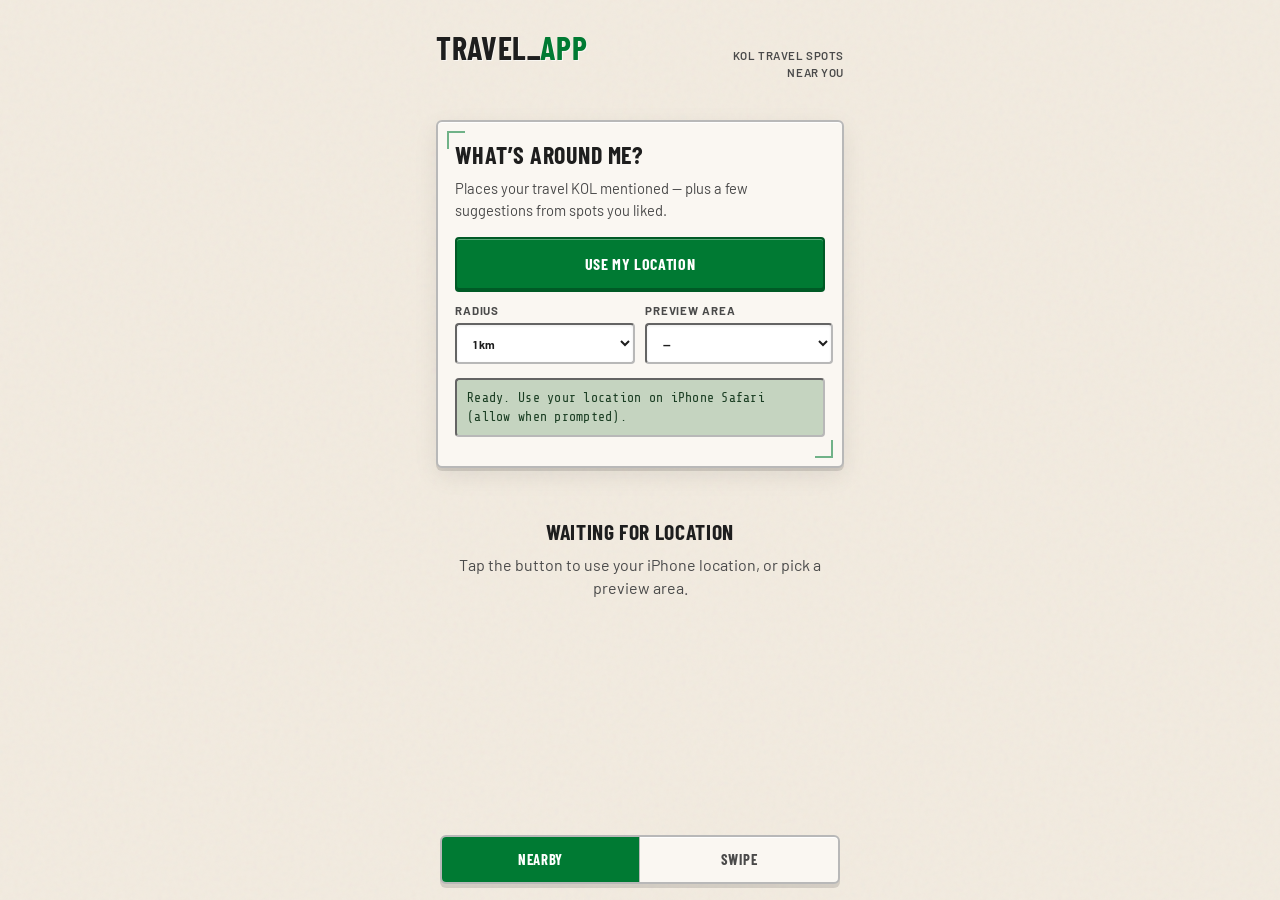
<file: index.html>
<!DOCTYPE html>
<html lang="en">
  <head>
    <meta charset="utf-8" />
    <meta http-equiv="refresh" content="0; url=./web/index.html" />
    <title>travel_app</title>
    <script>
      location.replace("./web/index.html");
    </script>
  </head>
  <body>
    <p><a href="./web/index.html">Open travel_app</a></p>
  </body>
</html>
</file>
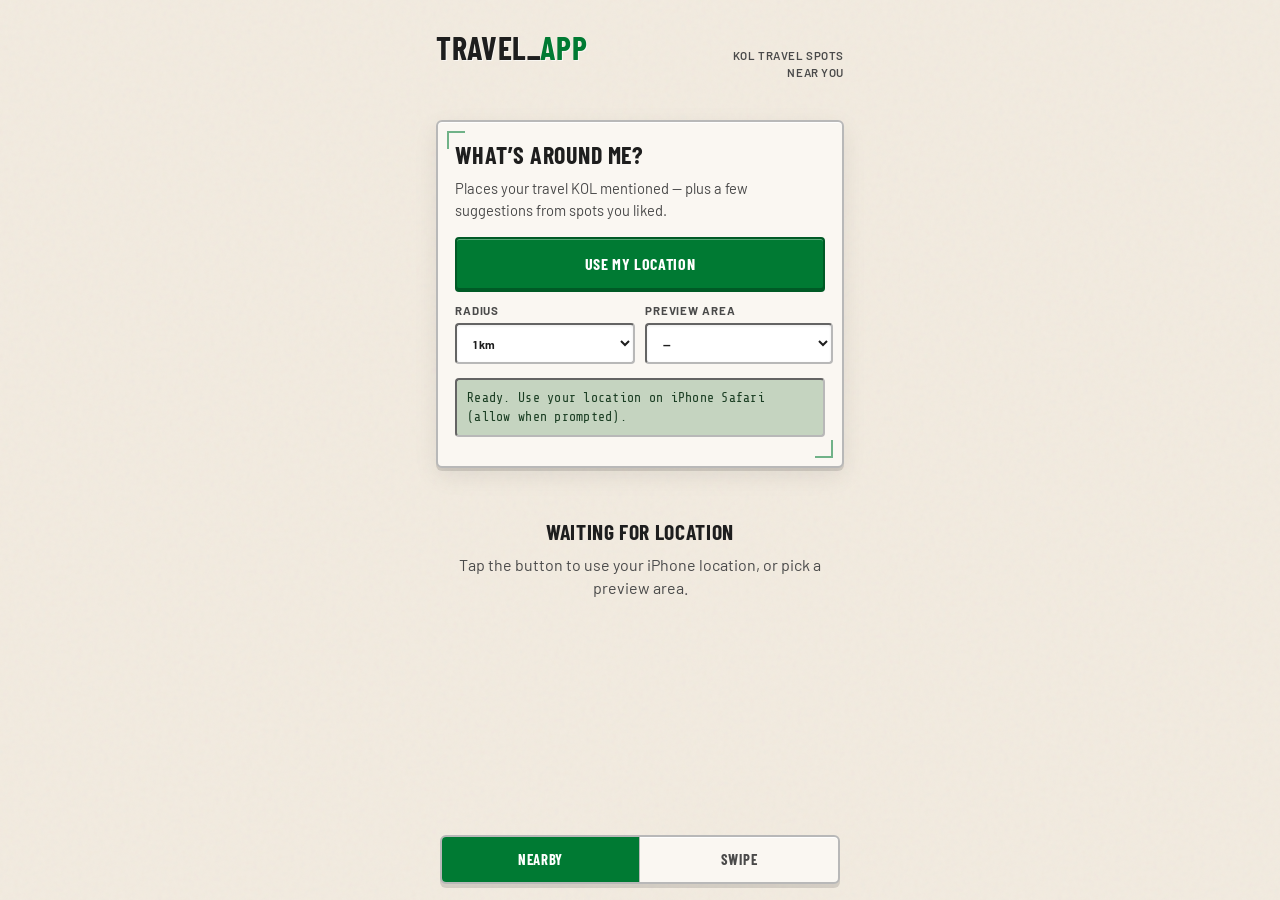
<file: web/index.html>
<!DOCTYPE html>
<html lang="en">
  <head>
    <meta charset="utf-8" />
    <meta
      name="viewport"
      content="width=device-width, initial-scale=1, viewport-fit=cover"
    />
    <meta name="apple-mobile-web-app-capable" content="yes" />
    <meta name="theme-color" content="#007A33" />
    <title>travel_app — Nearby</title>
    <link rel="preconnect" href="https://fonts.googleapis.com" />
    <link rel="preconnect" href="https://fonts.gstatic.com" crossorigin />
    <link
      href="https://fonts.googleapis.com/css2?family=Barlow+Condensed:wght@600;700&family=Barlow:wght@400;600;700&family=Share+Tech+Mono&display=swap"
      rel="stylesheet"
    />
    <link rel="stylesheet" href="./css/styles.css" />
  </head>
  <body>
    <div class="app">
      <header class="brand-bar">
        <div class="brand">travel_<span>app</span></div>
        <p class="brand-sub">KOL travel spots near you</p>
      </header>

      <section class="panel viewfinder-panel">
        <h1 class="hero-line">What’s around me?</h1>
        <p class="muted">
          Places your travel KOL mentioned — plus a few suggestions from spots
          you liked.
        </p>

        <div class="controls">
          <button class="btn btn-primary" id="locate" type="button">
            Use my location
          </button>

          <div class="row">
            <label class="field">
              Radius
              <select id="radius">
                <option value="all" id="radius-all" hidden>All in area</option>
                <option value="0.5">500 m</option>
                <option value="1" selected>1 km</option>
                <option value="2">2 km</option>
                <option value="5">5 km</option>
                <option value="15">15 km</option>
              </select>
            </label>
            <label class="field">
              Preview area
              <select id="demo">
                <option value="">—</option>
              </select>
            </label>
          </div>
        </div>

        <p class="status lcd" id="status"></p>
      </section>

      <div class="list" id="list" aria-live="polite"></div>
    </div>

    <nav class="nav" aria-label="Primary">
      <a class="active" href="./index.html">Nearby</a>
      <a href="./swipe.html">Swipe</a>
    </nav>

    <script type="module" src="./js/nearby.js"></script>
  </body>
</html>
</file>
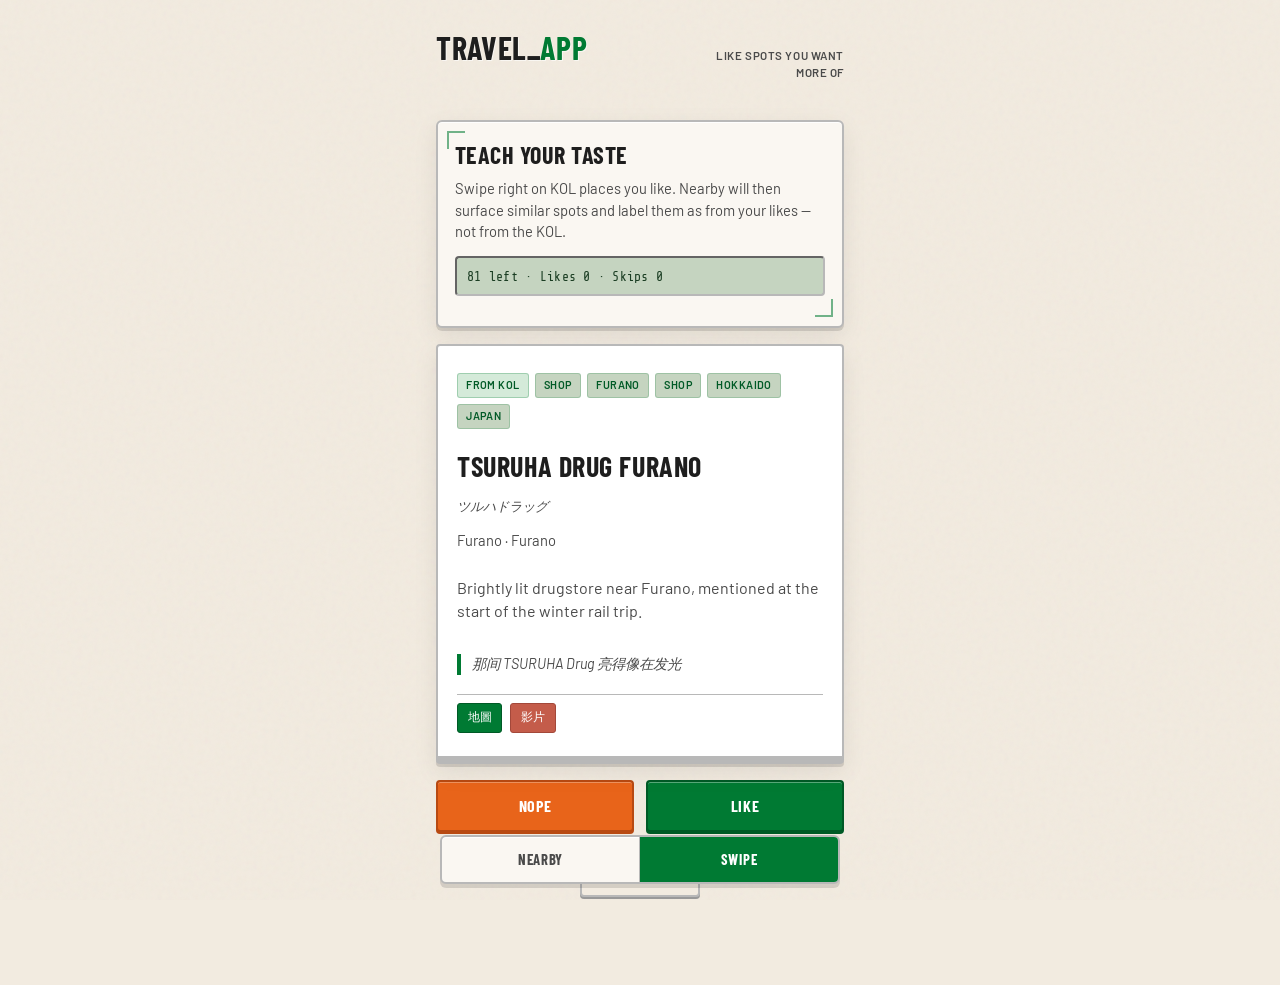
<file: web/swipe.html>
<!DOCTYPE html>
<html lang="en">
  <head>
    <meta charset="utf-8" />
    <meta
      name="viewport"
      content="width=device-width, initial-scale=1, viewport-fit=cover"
    />
    <meta name="apple-mobile-web-app-capable" content="yes" />
    <meta name="theme-color" content="#007A33" />
    <title>travel_app — Swipe</title>
    <link rel="preconnect" href="https://fonts.googleapis.com" />
    <link rel="preconnect" href="https://fonts.gstatic.com" crossorigin />
    <link
      href="https://fonts.googleapis.com/css2?family=Barlow+Condensed:wght@600;700&family=Barlow:wght@400;600;700&family=Share+Tech+Mono&display=swap"
      rel="stylesheet"
    />
    <link rel="stylesheet" href="./css/styles.css" />
  </head>
  <body>
    <div class="app">
      <header class="brand-bar">
        <div class="brand">travel_<span>app</span></div>
        <p class="brand-sub">Like spots you want more of</p>
      </header>

      <section class="panel viewfinder-panel">
        <h1 class="hero-line">Teach your taste</h1>
        <p class="muted">
          Swipe right on KOL places you like. Nearby will then surface similar
          spots and label them as from your likes — not from the KOL.
        </p>
        <p class="status lcd" id="status"></p>
      </section>

      <div class="deck-wrap" id="deck"></div>

      <div class="swipe-actions">
        <button class="btn btn-coral" id="nope" type="button">Nope</button>
        <button class="btn btn-sea" id="like" type="button">Like</button>
      </div>
      <div class="row" style="margin-top: 0.75rem; justify-content: center">
        <button class="btn btn-ghost" id="reset" type="button">
          Reset likes
        </button>
      </div>
    </div>

    <nav class="nav" aria-label="Primary">
      <a href="./index.html">Nearby</a>
      <a class="active" href="./swipe.html">Swipe</a>
    </nav>

    <script type="module" src="./js/swipe.js"></script>
  </body>
</html>
</file>
<file: web/css/styles.css>
:root {
  --fuji-green: #007a33;
  --fuji-green-bright: #00a651;
  --fuji-green-dark: #005a26;
  --cream: #f2ebe0;
  --plastic: #faf7f2;
  --charcoal: #1e1e1e;
  --ink-soft: #4a4a4a;
  --silver: #b8b8b8;
  --film-orange: #e8641a;
  --lcd-bg: #c5d4c0;
  --lcd-text: #1a3d22;
  --card: var(--plastic);
  --radius: 6px;
  --shadow: 0 3px 0 rgba(0, 0, 0, 0.12), 0 8px 24px rgba(0, 0, 0, 0.08);
  --font-display: "Barlow Condensed", "Helvetica Neue", Arial, sans-serif;
  --font-body: "Barlow", "Helvetica Neue", Arial, sans-serif;
  --font-lcd: "Share Tech Mono", "Courier New", monospace;
}

*,
*::before,
*::after {
  box-sizing: border-box;
}

html,
body {
  margin: 0;
  min-height: 100%;
}

body {
  font-family: var(--font-body);
  color: var(--charcoal);
  background: var(--cream);
  line-height: 1.45;
  position: relative;
}

body::before {
  content: "";
  position: fixed;
  inset: 0;
  pointer-events: none;
  opacity: 0.04;
  background-image: url("data:image/svg+xml,%3Csvg viewBox='0 0 200 200' xmlns='http://www.w3.org/2000/svg'%3E%3Cfilter id='n'%3E%3CfeTurbulence type='fractalNoise' baseFrequency='0.85' numOctaves='4' stitchTiles='stitch'/%3E%3C/filter%3E%3Crect width='100%25' height='100%25' filter='url(%23n)'/%3E%3C/svg%3E");
  z-index: 0;
}

a {
  color: inherit;
  text-decoration: none;
}

.app {
  width: min(440px, 100%);
  margin: 0 auto;
  min-height: 100dvh;
  padding: 1rem 1rem 5.5rem;
  position: relative;
  z-index: 1;
}

.brand-bar {
  display: flex;
  align-items: baseline;
  justify-content: space-between;
  gap: 1rem;
  margin-bottom: 1.25rem;
  padding: 0.5rem 0;
}

.brand {
  font-family: var(--font-display);
  font-weight: 700;
  font-size: 2rem;
  letter-spacing: 0.02em;
  text-transform: uppercase;
  color: var(--charcoal);
  text-shadow: 1px 1px 0 rgba(255, 255, 255, 0.6);
}

.brand span {
  color: var(--fuji-green);
}

.brand-sub {
  font-size: 0.72rem;
  color: var(--ink-soft);
  text-align: right;
  max-width: 9rem;
  text-transform: uppercase;
  letter-spacing: 0.05em;
  font-weight: 600;
}

.panel {
  background: var(--plastic);
  border-radius: var(--radius);
  padding: 1rem 1.05rem;
  box-shadow:
    inset 0 1px 0 rgba(255, 255, 255, 0.9),
    var(--shadow);
  border: 2px solid var(--silver);
}

.viewfinder-panel {
  position: relative;
}

.viewfinder-panel::before,
.viewfinder-panel::after {
  content: "";
  position: absolute;
  width: 18px;
  height: 18px;
  border-color: var(--fuji-green);
  border-style: solid;
  opacity: 0.55;
  pointer-events: none;
}

.viewfinder-panel::before {
  top: 0.55rem;
  left: 0.55rem;
  border-width: 2px 0 0 2px;
}

.viewfinder-panel::after {
  bottom: 0.55rem;
  right: 0.55rem;
  border-width: 0 2px 2px 0;
}

.hero-line {
  font-family: var(--font-display);
  font-size: 1.5rem;
  margin: 0 0 0.35rem;
  letter-spacing: 0.02em;
  text-transform: uppercase;
  color: var(--charcoal);
}

.muted {
  color: var(--ink-soft);
  font-size: 0.92rem;
  margin: 0;
}

.controls {
  display: grid;
  gap: 0.75rem;
  margin-top: 1rem;
}

.row {
  display: flex;
  gap: 0.6rem;
  flex-wrap: wrap;
  align-items: center;
}

label.field {
  display: grid;
  gap: 0.3rem;
  flex: 1;
  min-width: 120px;
  font-size: 0.72rem;
  color: var(--ink-soft);
  text-transform: uppercase;
  letter-spacing: 0.08em;
  font-weight: 700;
}

select,
input[type="number"] {
  font: inherit;
  border: 2px inset var(--silver);
  background: #fff;
  border-radius: 4px;
  padding: 0.65rem 0.75rem;
  color: var(--charcoal);
  box-shadow: inset 0 1px 3px rgba(0, 0, 0, 0.08);
}

.btn {
  appearance: none;
  border: 2px solid var(--fuji-green-dark);
  font: inherit;
  font-weight: 700;
  font-family: var(--font-display);
  text-transform: uppercase;
  letter-spacing: 0.04em;
  border-radius: 4px;
  padding: 0.8rem 1.15rem;
  cursor: pointer;
  transition: transform 0.1s ease, background 0.1s ease;
  box-shadow:
    inset 0 1px 0 rgba(255, 255, 255, 0.35),
    0 2px 0 var(--fuji-green-dark);
}

.btn:active {
  transform: translateY(1px);
  box-shadow: inset 0 1px 2px rgba(0, 0, 0, 0.2);
}

.btn-primary {
  background: var(--fuji-green);
  color: #fff;
  width: 100%;
}

.btn-primary:hover {
  background: var(--fuji-green-bright);
}

.btn-ghost {
  background: var(--cream);
  color: var(--charcoal);
  border-color: var(--silver);
  box-shadow:
    inset 0 1px 0 rgba(255, 255, 255, 0.8),
    0 2px 0 #999;
}

.btn-coral {
  background: var(--film-orange);
  color: #fff;
  border-color: #b84a12;
  box-shadow:
    inset 0 1px 0 rgba(255, 255, 255, 0.3),
    0 2px 0 #b84a12;
}

.btn-sea {
  background: var(--fuji-green);
  color: #fff;
  border-color: var(--fuji-green-dark);
  box-shadow:
    inset 0 1px 0 rgba(255, 255, 255, 0.35),
    0 2px 0 var(--fuji-green-dark);
}

.status {
  margin-top: 0.85rem;
  font-size: 0.82rem;
  color: var(--lcd-text);
  min-height: 1.2em;
}

.status.lcd {
  font-family: var(--font-lcd);
  background: var(--lcd-bg);
  border: 2px inset var(--silver);
  border-radius: 4px;
  padding: 0.55rem 0.65rem;
  letter-spacing: 0.02em;
}

.status.error {
  color: #9b2c2c;
  background: #f8e0e0;
}

.list {
  display: grid;
  gap: 0.75rem;
  margin-top: 1rem;
}

.place-card {
  background: #fff;
  border-radius: 4px;
  padding: 0.95rem 1rem 1.1rem;
  border: 2px solid var(--silver);
  border-bottom-width: 6px;
  box-shadow:
    inset 0 1px 0 rgba(255, 255, 255, 0.9),
    0 2px 0 rgba(0, 0, 0, 0.06);
  animation: rise 0.45s ease both;
  position: relative;
}

.place-card::before,
.place-card::after {
  content: "";
  position: absolute;
  width: 10px;
  height: 10px;
  border-color: var(--fuji-green);
  border-style: solid;
  opacity: 0.35;
}

.place-card::before {
  top: 0.4rem;
  left: 0.4rem;
  border-width: 2px 0 0 2px;
}

.place-card::after {
  top: 0.4rem;
  right: 0.4rem;
  border-width: 2px 2px 0 0;
}

@keyframes rise {
  from {
    opacity: 0;
    transform: translateY(10px);
  }
  to {
    opacity: 1;
    transform: none;
  }
}

.place-card h3 {
  margin: 0 0 0.25rem;
  font-family: var(--font-display);
  font-size: 1.2rem;
  letter-spacing: 0.02em;
  text-transform: uppercase;
}

.meta {
  display: flex;
  flex-wrap: wrap;
  gap: 0.4rem;
  margin: 0.45rem 0 0.55rem;
}

.chip {
  font-size: 0.68rem;
  padding: 0.22rem 0.5rem;
  border-radius: 3px;
  background: var(--lcd-bg);
  color: var(--fuji-green-dark);
  font-weight: 600;
  text-transform: uppercase;
  letter-spacing: 0.04em;
  border: 1px solid rgba(0, 122, 51, 0.2);
}

.chip.origin-like {
  background: #fde8d8;
  color: #8a3b28;
  border-color: rgba(232, 100, 26, 0.3);
}

.chip.origin-kol {
  background: #d4ead9;
  color: var(--fuji-green-dark);
  border-color: rgba(0, 122, 51, 0.25);
}

.chip.chip-ungeocoded {
  background: #f5e6c8;
  color: #6b4e16;
  border-color: rgba(140, 100, 30, 0.35);
}

.distance {
  font-family: var(--font-lcd);
  font-weight: 400;
  color: var(--fuji-green);
  font-size: 0.85rem;
}

.distance.distance-ungeocoded {
  color: #6b4e16;
  font-size: 0.75rem;
}

.empty {
  text-align: center;
  padding: 2rem 1rem;
  color: var(--ink-soft);
}

.empty strong {
  display: block;
  font-family: var(--font-display);
  font-size: 1.35rem;
  color: var(--charcoal);
  margin-bottom: 0.35rem;
  text-transform: uppercase;
  letter-spacing: 0.03em;
}

.nav {
  position: fixed;
  left: 50%;
  bottom: 1rem;
  transform: translateX(-50%);
  width: min(400px, calc(100% - 1.5rem));
  display: grid;
  grid-template-columns: 1fr 1fr;
  gap: 0;
  padding: 0;
  background: var(--plastic);
  border: 2px solid var(--silver);
  border-radius: 6px;
  box-shadow:
    inset 0 1px 0 rgba(255, 255, 255, 0.9),
    0 4px 0 rgba(0, 0, 0, 0.12);
  z-index: 20;
  overflow: hidden;
}

.nav a {
  text-align: center;
  color: var(--ink-soft);
  font-family: var(--font-display);
  font-weight: 700;
  font-size: 0.92rem;
  text-transform: uppercase;
  letter-spacing: 0.05em;
  padding: 0.75rem 0.5rem;
  border-right: 1px solid var(--silver);
}

.nav a:last-child {
  border-right: none;
}

.nav a.active {
  background: var(--fuji-green);
  color: #fff;
}

/* Swipe deck */
.deck-wrap {
  margin-top: 1rem;
  min-height: 420px;
  position: relative;
}

.swipe-card {
  position: absolute;
  inset: 0;
  background: #fff;
  border-radius: 4px;
  padding: 1.25rem 1.2rem 1.4rem;
  box-shadow:
    inset 0 1px 0 rgba(255, 255, 255, 0.9),
    var(--shadow);
  border: 2px solid var(--silver);
  border-bottom-width: 8px;
  display: flex;
  flex-direction: column;
  gap: 0.55rem;
  touch-action: none;
  user-select: none;
}

.swipe-card h2 {
  font-family: var(--font-display);
  font-size: 1.75rem;
  margin: 0;
  letter-spacing: 0.02em;
  text-transform: uppercase;
}

.swipe-card .desc {
  color: var(--ink-soft);
  flex: 1;
}

.swipe-actions {
  display: grid;
  grid-template-columns: 1fr 1fr;
  gap: 0.75rem;
  margin-top: 1rem;
}

.stamp {
  position: absolute;
  top: 1.2rem;
  font-family: var(--font-display);
  font-size: 1.6rem;
  font-weight: 700;
  padding: 0.2rem 0.55rem;
  border: 4px solid;
  border-radius: 4px;
  opacity: 0;
  transform: rotate(-12deg);
  pointer-events: none;
  text-transform: uppercase;
  letter-spacing: 0.05em;
}

.stamp.like {
  left: 1rem;
  color: var(--fuji-green);
  border-color: var(--fuji-green);
}

.stamp.nope {
  right: 1rem;
  color: var(--film-orange);
  border-color: var(--film-orange);
  transform: rotate(12deg);
}

.quote {
  font-size: 0.9rem;
  font-style: italic;
  color: var(--ink-soft);
  border-left: 4px solid var(--fuji-green);
  padding-left: 0.65rem;
  margin: 0.25rem 0 0;
}

.local-name {
  font-size: 0.82rem;
  color: var(--ink-soft);
  margin: 0.1rem 0 0.3rem;
  font-style: italic;
}

.place-photo {
  width: 100%;
  height: 140px;
  object-fit: cover;
  border-radius: 3px;
  margin-bottom: 0.6rem;
  border: 1px solid var(--silver);
}

.action-row {
  display: flex;
  gap: 0.5rem;
  flex-wrap: wrap;
  margin-top: 0.6rem;
  padding-top: 0.5rem;
  border-top: 1px solid var(--silver);
}

.action-link {
  font-family: var(--font-lcd);
  font-size: 0.75rem;
  padding: 0.35rem 0.6rem;
  border-radius: 3px;
  text-decoration: none;
  border: 1px solid var(--silver);
  color: var(--charcoal);
}

.action-map {
  background: var(--fuji-green);
  color: #fff;
  border-color: var(--fuji-green-dark);
}

.action-search {
  background: #e8eef5;
  color: #2a3a4a;
  border-color: #b8c4d0;
}

.action-phone {
  background: var(--lcd-bg);
}

.action-web {
  background: var(--cream);
}

.action-youtube {
  background: #c45c4a;
  color: #fff;
  border-color: #a3483a;
}

.address {
  font-size: 0.78rem;
  margin: 0.2rem 0 0;
}

@media (prefers-reduced-motion: reduce) {
  .place-card,
  .btn,
  .swipe-card {
    animation: none;
    transition: none;
  }
}
</file>
